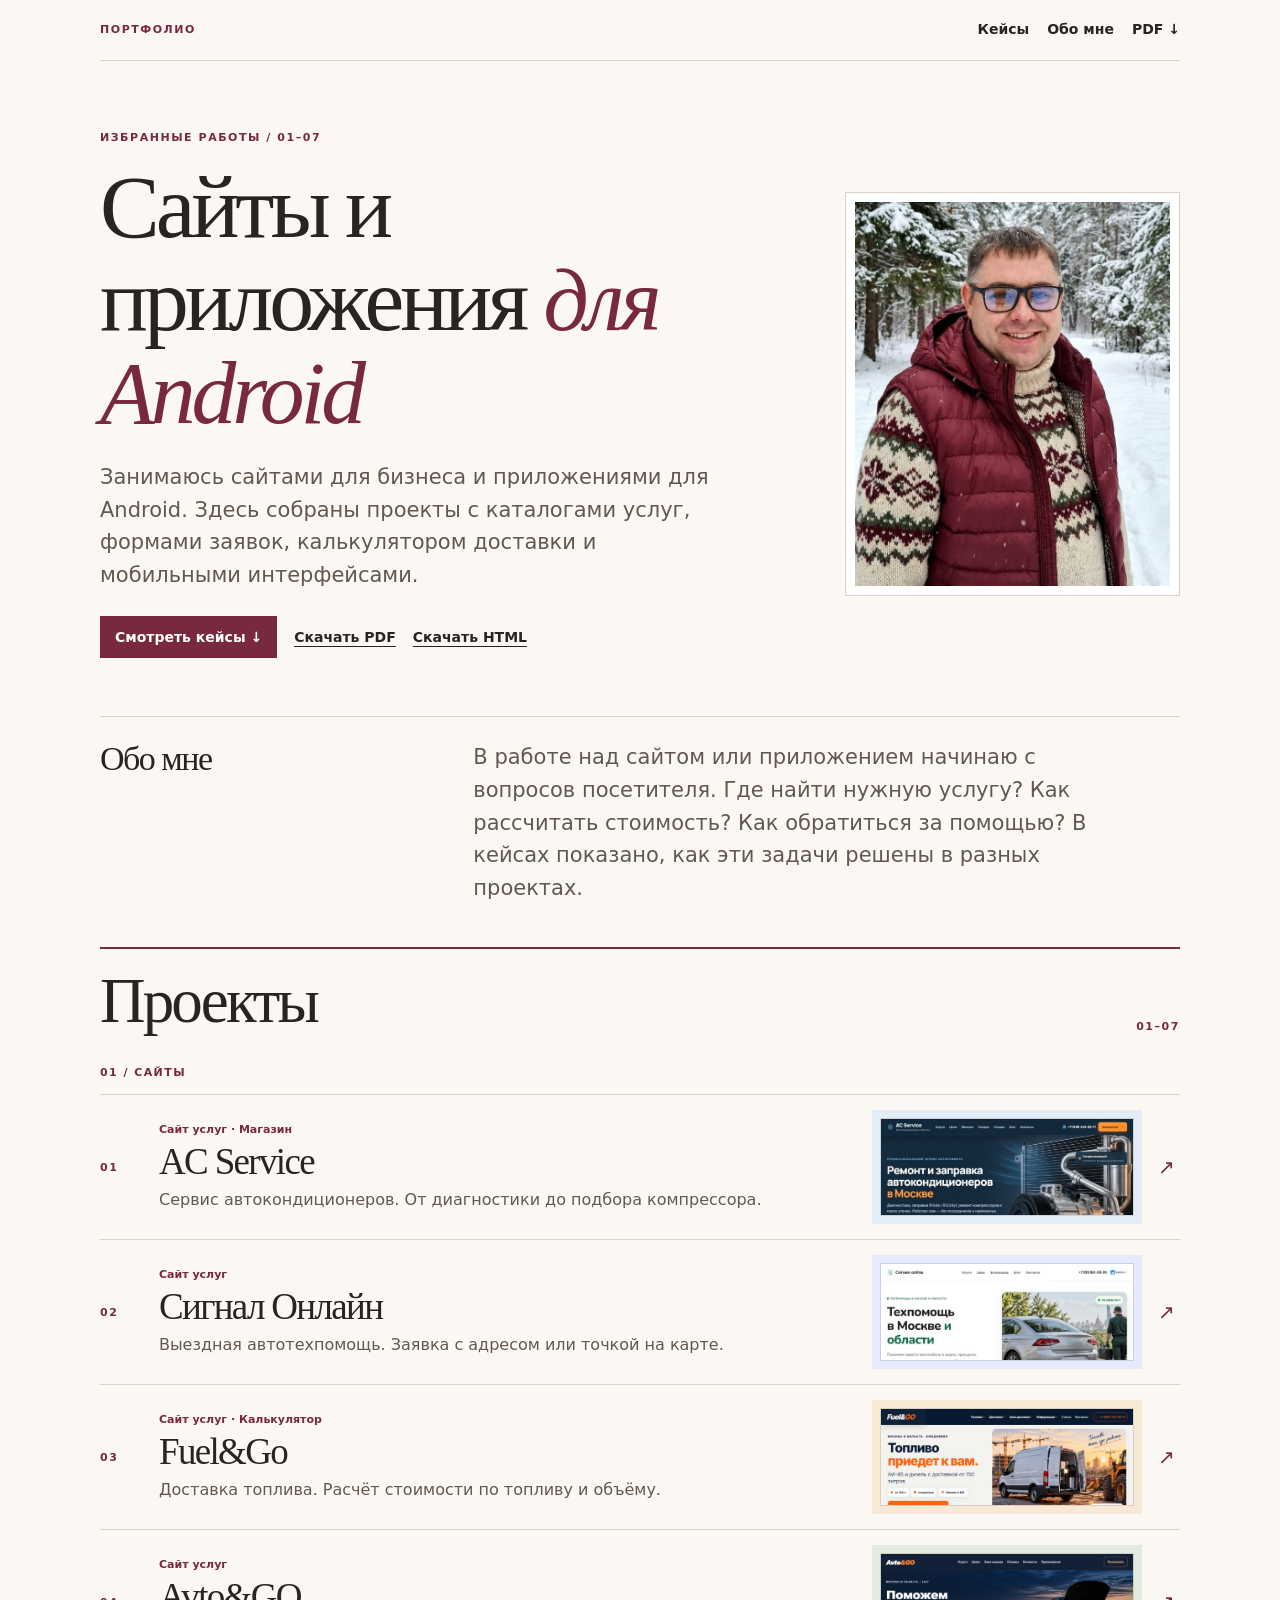
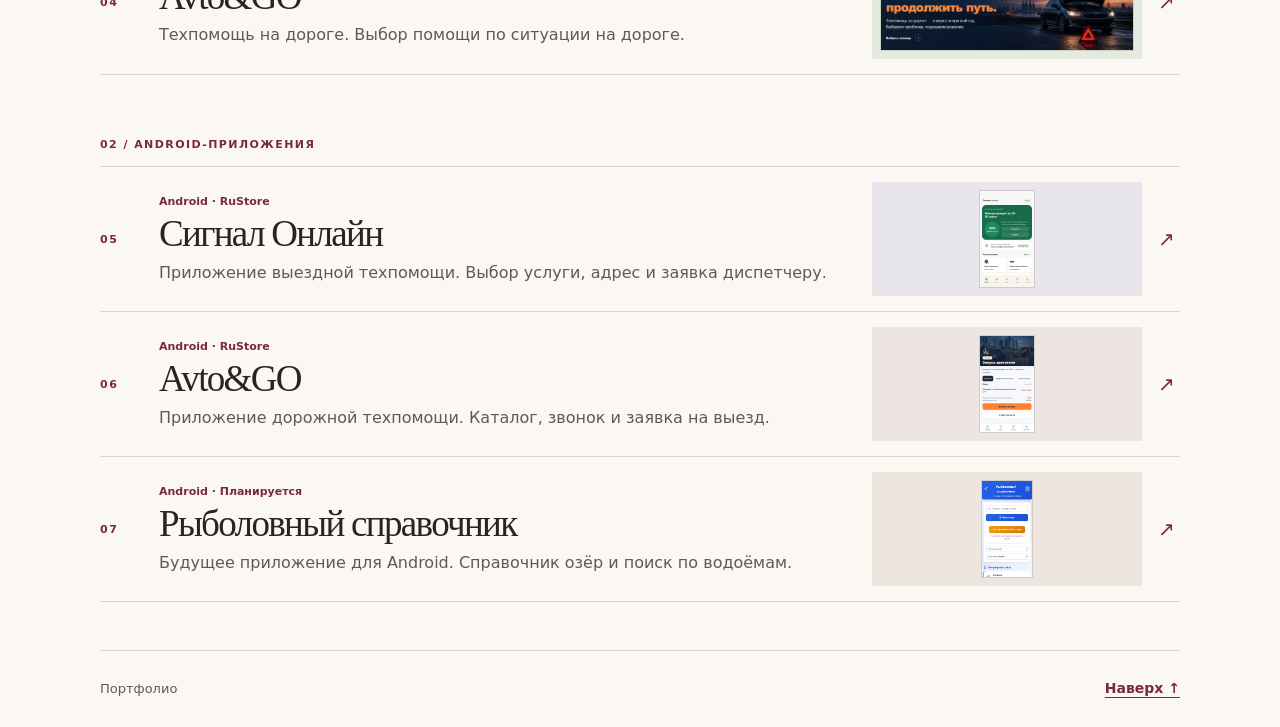
<file: index.html>
<!doctype html>
<html lang="ru">
<head><meta charset="utf-8"><meta name="viewport" content="width=device-width, initial-scale=1">
<title>Портфолио</title><meta name="description" content="Сайты для бизнеса, приложения техпомощи в RuStore и будущий рыболовный справочник для Android."><link rel="stylesheet" href="style.css"></head>
<body><a href="#main" class="skip">К содержанию</a>
<header class="top wrap"><a href="#main" class="brand">Портфолио</a>
<nav aria-label="Основная навигация"><a href="#projects">Кейсы</a><a href="#about">Обо мне</a><a href="portfolio.pdf" download>PDF ↓</a></nav></header>
<main id="main" class="wrap"><section class="hero" aria-labelledby="title">
<div><p class="label">Избранные работы / 01–07</p>
<h1 id="title">Сайты и приложения <em>для Android</em></h1>
<p class="lead">Занимаюсь сайтами для бизнеса и приложениями для Android. Здесь собраны проекты с каталогами услуг, формами заявок, калькулятором доставки и мобильными интерфейсами.</p><div class="actions"><a class="btn primary" href="#projects">Смотреть кейсы ↓</a>
<a class="plain" href="portfolio.pdf" download>Скачать PDF</a><a class="plain" href="portfolio.html" download>Скачать HTML</a></div></div><figure class="portrait"><img src="portrait.jpg" alt="Портрет автора портфолио"></figure></section>
<section id="about" class="about" aria-labelledby="about-title"><h2 id="about-title">Обо мне</h2>
<p class="lead">В работе над сайтом или приложением начинаю с вопросов посетителя. Где найти нужную услугу? Как рассчитать стоимость? Как обратиться за помощью? В кейсах показано, как эти задачи решены в разных проектах.</p></section>
<section id="projects" aria-labelledby="project-title">
<div class="section-top"><h2 id="project-title">Проекты</h2><span class="number">01–07</span></div>
<div class="group"><p class="group-title">01 / Сайты</p><a class="card" href="ac.html"><span class="number">01</span>
<div class="card-body"><div class="meta">Сайт услуг · Магазин</div>
<h3>AC Service</h3><p>Сервис автокондиционеров. От диагностики до подбора компрессора.</p></div>
<div class="visual" style="--tint:#e2edf7"><img src="ac.jpg" loading="lazy" alt="Скриншот сайта AC Service"></div><span class="arrow" aria-hidden="true">↗</span></a><a class="card" href="signal.html"><span class="number">02</span>
<div class="card-body"><div class="meta">Сайт услуг</div>
<h3>Сигнал Онлайн</h3><p>Выездная автотехпомощь. Заявка с адресом или точкой на карте.</p></div>
<div class="visual" style="--tint:#e6eaff"><img src="signal.jpg" loading="lazy" alt="Скриншот сайта Сигнал Онлайн"></div><span class="arrow" aria-hidden="true">↗</span></a><a class="card" href="fuel.html"><span class="number">03</span>
<div class="card-body"><div class="meta">Сайт услуг · Калькулятор</div>
<h3>Fuel&amp;Go</h3><p>Доставка топлива. Расчёт стоимости по топливу и объёму.</p></div>
<div class="visual" style="--tint:#f8e9d7"><img src="fuel.jpg" loading="lazy" alt="Скриншот сайта Fuel&amp;Go"></div><span class="arrow" aria-hidden="true">↗</span></a><a class="card" href="avto.html"><span class="number">04</span>
<div class="card-body"><div class="meta">Сайт услуг</div>
<h3>Avto&amp;GO</h3><p>Техпомощь на дороге. Выбор помощи по ситуации на дороге.</p></div>
<div class="visual" style="--tint:#e4eadd"><img src="avto.jpg" loading="lazy" alt="Скриншот сайта Avto&amp;GO"></div><span class="arrow" aria-hidden="true">↗</span></a></div>
<div class="group"><p class="group-title">02 / Android-приложения</p><a class="card" href="signal-app.html"><span class="number">05</span>
<div class="card-body"><div class="meta">Android · RuStore</div>
<h3>Сигнал Онлайн</h3><p>Приложение выездной техпомощи. Выбор услуги, адрес и заявка диспетчеру.</p></div>
<div class="visual mobile" style="--tint:#e8e6ec"><img src="signal-app-1.jpg" loading="lazy" alt="Экран приложения Сигнал Онлайн"></div><span class="arrow" aria-hidden="true">↗</span></a><a class="card" href="avto-app.html"><span class="number">06</span>
<div class="card-body"><div class="meta">Android · RuStore</div>
<h3>Avto&amp;GO</h3><p>Приложение дорожной техпомощи. Каталог, звонок и заявка на выезд.</p></div>
<div class="visual mobile" style="--tint:#ece5e1"><img src="avto-app-1.jpg" loading="lazy" alt="Экран приложения Avto&amp;GO"></div><span class="arrow" aria-hidden="true">↗</span></a><a class="card" href="fishing.html"><span class="number">07</span>
<div class="card-body"><div class="meta">Android · Планируется</div>
<h3>Рыболовный справочник</h3><p>Будущее приложение для Android. Справочник озёр и поиск по водоёмам.</p></div>
<div class="visual mobile" style="--tint:#eee5df"><img src="fishing.jpg" loading="lazy" alt="Мобильный веб-прототип Рыболовный справочник"></div><span class="arrow" aria-hidden="true">↗</span></a></div></section></main>
<footer class="wrap"><span>Портфолио</span><a class="inline" href="#main">Наверх ↑</a></footer></body></html>
</file>
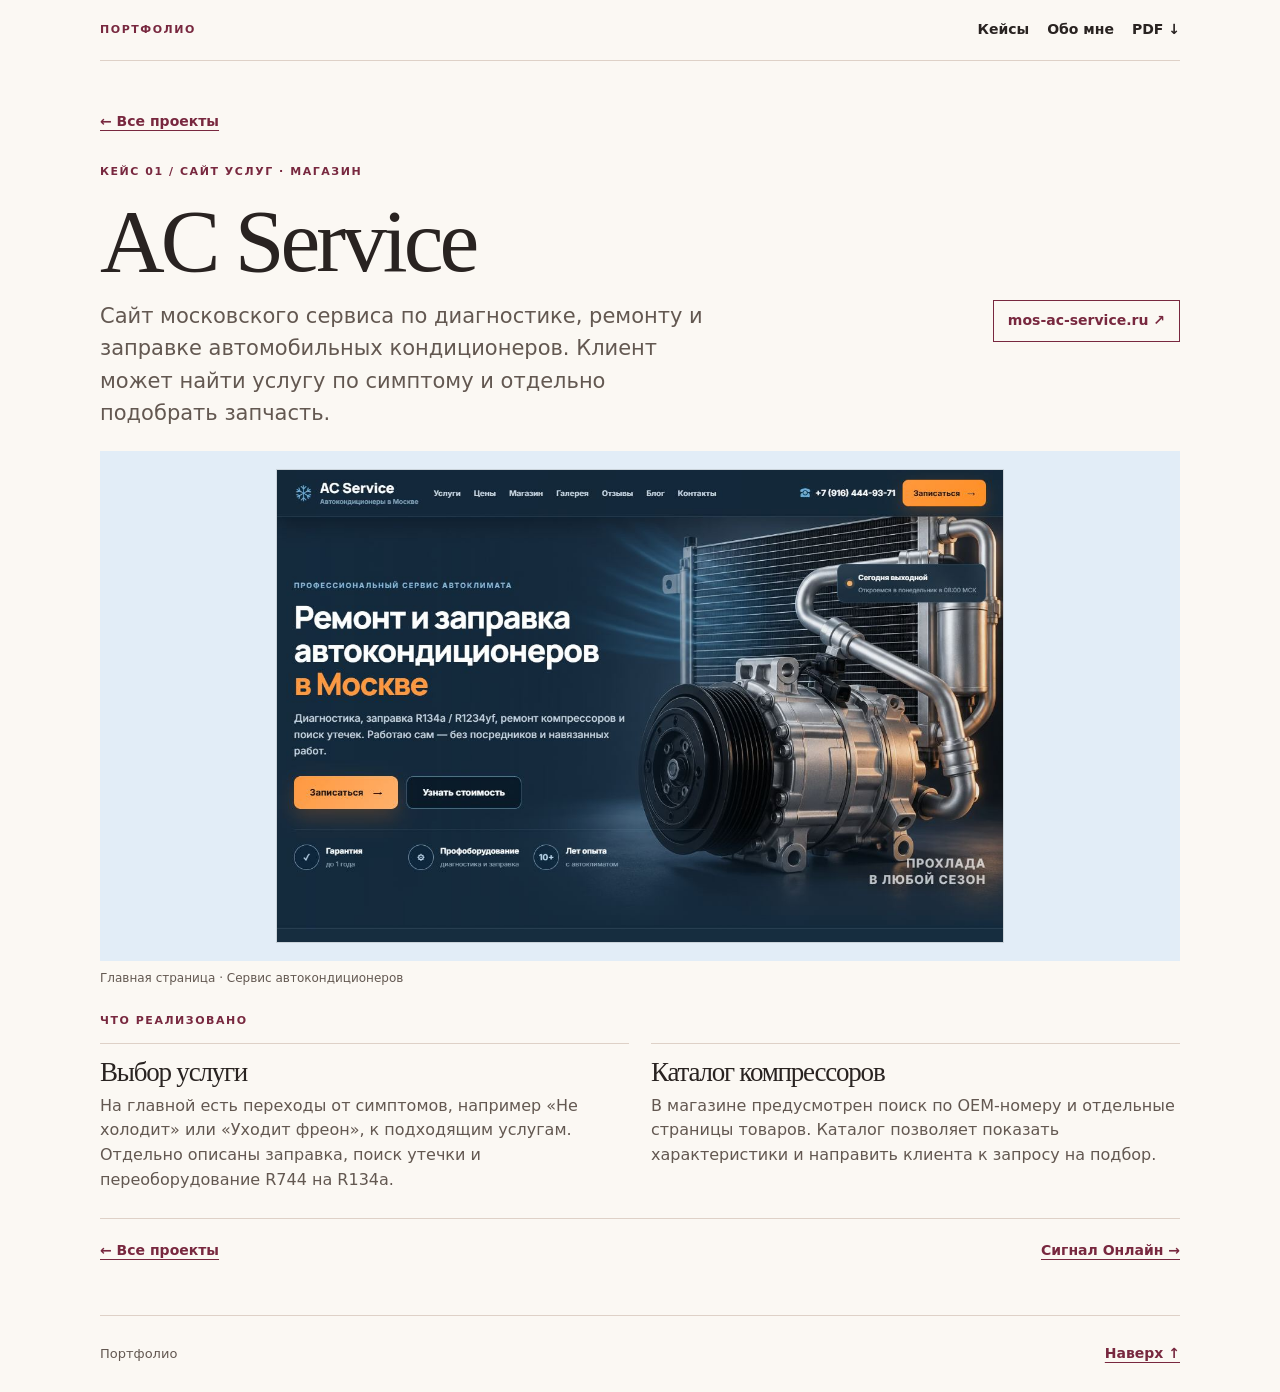
<file: ac.html>
<!doctype html>
<html lang="ru">
<head><meta charset="utf-8"><meta name="viewport" content="width=device-width, initial-scale=1">
<title>AC Service | Портфолио</title><meta name="description" content="Сайт московского сервиса по диагностике, ремонту и заправке автомобильных кондиционеров. Клиент может найти услугу по симптому и отдельно подобрать запчасть."><link rel="stylesheet" href="style.css"></head>
<body><a href="#main" class="skip">К содержанию</a>
<header class="top wrap"><a href="index.html#main" class="brand">Портфолио</a>
<nav aria-label="Основная навигация"><a href="index.html#projects">Кейсы</a><a href="index.html#about">Обо мне</a><a href="portfolio.pdf" download>PDF ↓</a></nav></header>
<main id="main" class="wrap"><article class="case" id="ac" aria-labelledby="title-ac">
<a class="back inline" href="index.html#projects">← Все проекты</a>
<p class="label">Кейс 01 / Сайт услуг · Магазин</p>
<h1 id="title-ac">AC Service</h1>
<div class="case-intro"><p class="lead">Сайт московского сервиса по диагностике, ремонту и заправке автомобильных кондиционеров. Клиент может найти услугу по симптому и отдельно подобрать запчасть.</p><a class="btn" href="https://mos-ac-service.ru/">mos-ac-service.ru ↗</a></div>
<figure><div class="visual" style="--tint:#e2edf7"><img src="ac.jpg" alt="Скриншот сайта AC Service"></div><figcaption>Главная страница · Сервис автокондиционеров</figcaption></figure>
<p class="label">Что реализовано</p><div class="details"><div class="detail"><h3>Выбор услуги</h3><p>На главной есть переходы от симптомов, например «Не холодит» или «Уходит фреон», к подходящим услугам. Отдельно описаны заправка, поиск утечки и переоборудование R744 на R134a.</p></div><div class="detail"><h3>Каталог компрессоров</h3><p>В магазине предусмотрен поиск по OEM-номеру и отдельные страницы товаров. Каталог позволяет показать характеристики и направить клиента к запросу на подбор.</p></div></div>
<nav class="case-nav" aria-label="Навигация по кейсам"><a class="inline" href="index.html#projects">← Все проекты</a>
<a class="inline" href="signal.html">Сигнал Онлайн →</a></nav></article></main>
<footer class="wrap"><span>Портфолио</span><a class="inline" href="#main">Наверх ↑</a></footer></body></html>
</file>
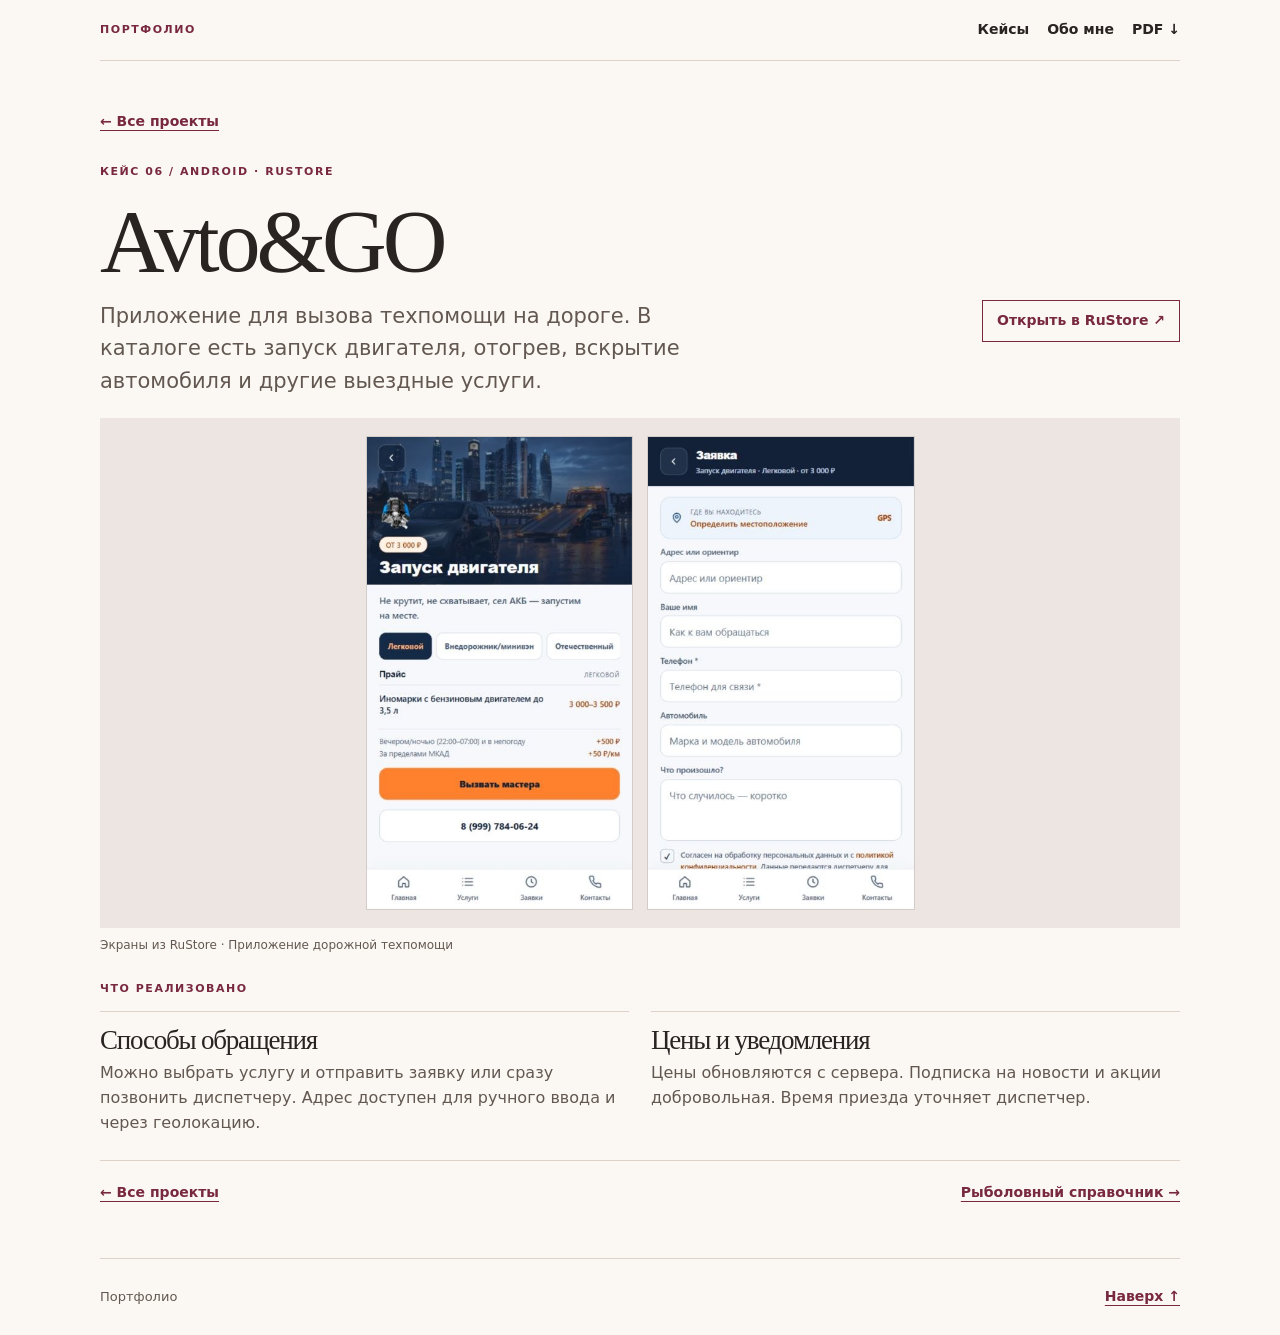
<file: avto-app.html>
<!doctype html>
<html lang="ru">
<head><meta charset="utf-8"><meta name="viewport" content="width=device-width, initial-scale=1">
<title>Avto&amp;GO | Портфолио</title><meta name="description" content="Приложение для вызова техпомощи на дороге. В каталоге есть запуск двигателя, отогрев, вскрытие автомобиля и другие выездные услуги."><link rel="stylesheet" href="style.css"></head>
<body><a href="#main" class="skip">К содержанию</a>
<header class="top wrap"><a href="index.html#main" class="brand">Портфолио</a>
<nav aria-label="Основная навигация"><a href="index.html#projects">Кейсы</a><a href="index.html#about">Обо мне</a><a href="portfolio.pdf" download>PDF ↓</a></nav></header>
<main id="main" class="wrap"><article class="case" id="avto-app" aria-labelledby="title-avto-app">
<a class="back inline" href="index.html#projects">← Все проекты</a>
<p class="label">Кейс 06 / Android · RuStore</p>
<h1 id="title-avto-app">Avto&amp;GO</h1>
<div class="case-intro"><p class="lead">Приложение для вызова техпомощи на дороге. В каталоге есть запуск двигателя, отогрев, вскрытие автомобиля и другие выездные услуги.</p><a class="btn" href="https://www.rustore.ru/catalog/app/ru.avtogo24.app">Открыть в RuStore ↗</a></div>
<figure><div class="visual mobile" style="--tint:#ece5e1"><img src="avto-app-1.jpg" alt="Экран приложения Avto&amp;GO"><img src="avto-app-2.jpg" alt="Экран приложения Avto&amp;GO"></div><figcaption>Экраны из RuStore · Приложение дорожной техпомощи</figcaption></figure>
<p class="label">Что реализовано</p><div class="details"><div class="detail"><h3>Способы обращения</h3><p>Можно выбрать услугу и отправить заявку или сразу позвонить диспетчеру. Адрес доступен для ручного ввода и через геолокацию.</p></div><div class="detail"><h3>Цены и уведомления</h3><p>Цены обновляются с сервера. Подписка на новости и акции добровольная. Время приезда уточняет диспетчер.</p></div></div>
<nav class="case-nav" aria-label="Навигация по кейсам"><a class="inline" href="index.html#projects">← Все проекты</a>
<a class="inline" href="fishing.html">Рыболовный справочник →</a></nav></article></main>
<footer class="wrap"><span>Портфолио</span><a class="inline" href="#main">Наверх ↑</a></footer></body></html>
</file>
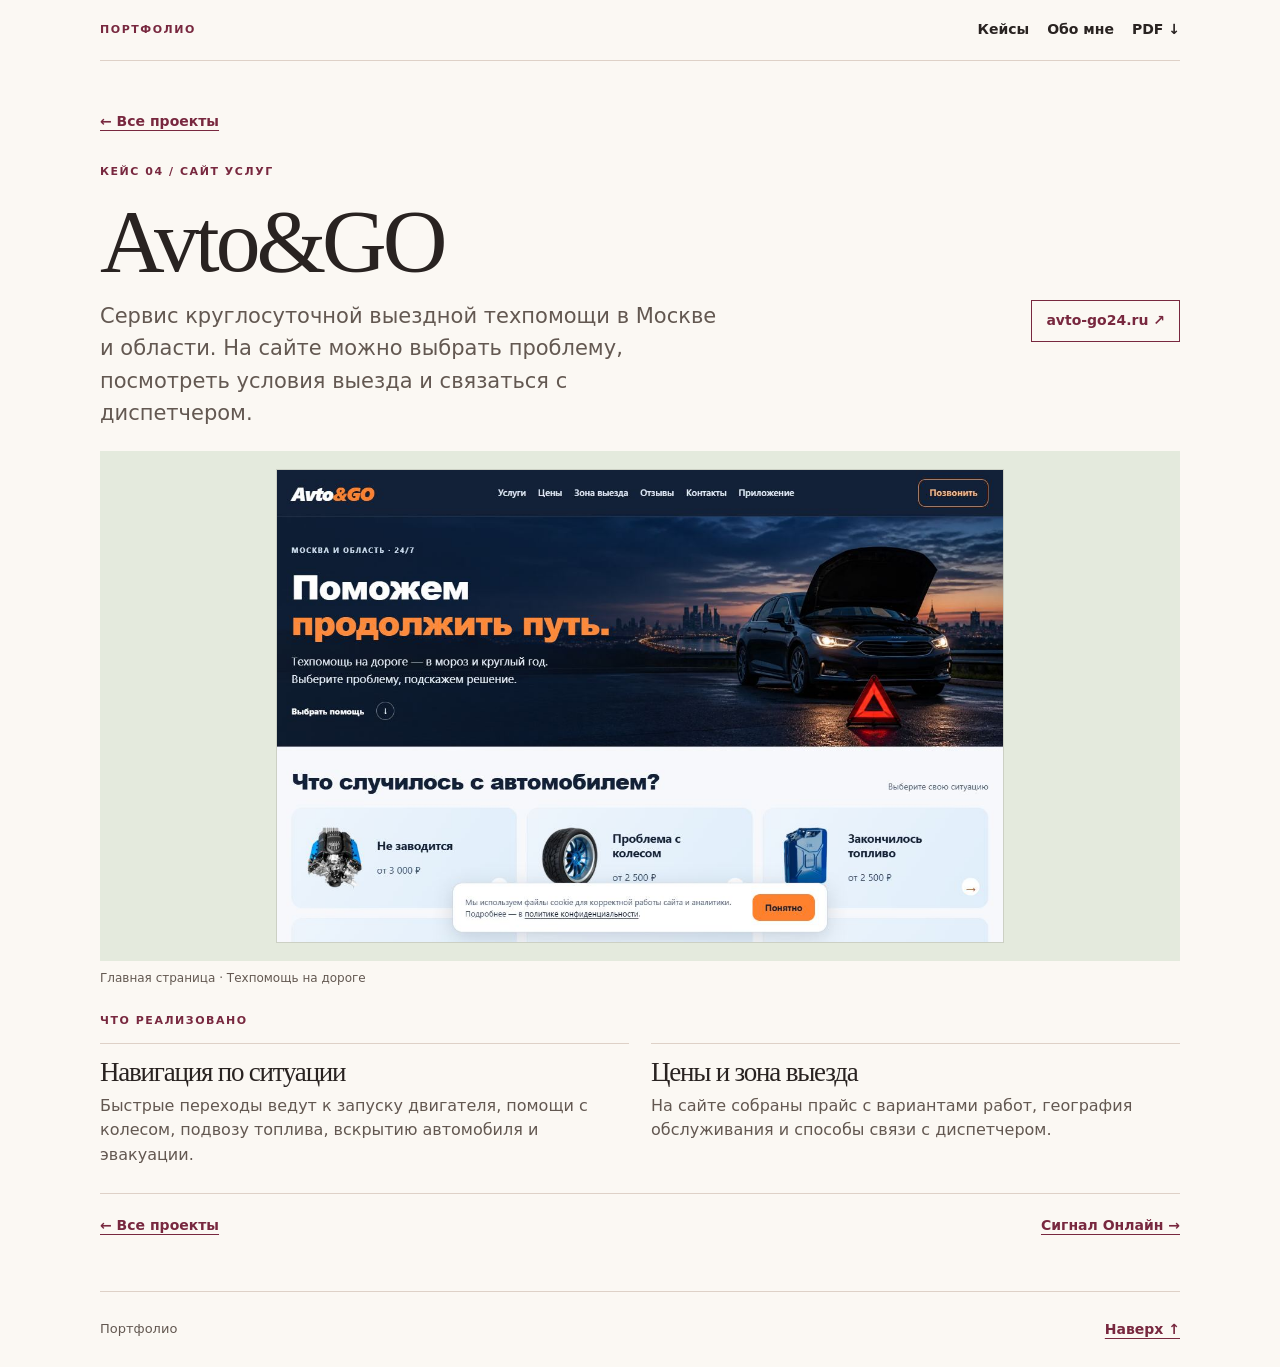
<file: avto.html>
<!doctype html>
<html lang="ru">
<head><meta charset="utf-8"><meta name="viewport" content="width=device-width, initial-scale=1">
<title>Avto&amp;GO | Портфолио</title><meta name="description" content="Сервис круглосуточной выездной техпомощи в Москве и области. На сайте можно выбрать проблему, посмотреть условия выезда и связаться с диспетчером."><link rel="stylesheet" href="style.css"></head>
<body><a href="#main" class="skip">К содержанию</a>
<header class="top wrap"><a href="index.html#main" class="brand">Портфолио</a>
<nav aria-label="Основная навигация"><a href="index.html#projects">Кейсы</a><a href="index.html#about">Обо мне</a><a href="portfolio.pdf" download>PDF ↓</a></nav></header>
<main id="main" class="wrap"><article class="case" id="avto" aria-labelledby="title-avto">
<a class="back inline" href="index.html#projects">← Все проекты</a>
<p class="label">Кейс 04 / Сайт услуг</p>
<h1 id="title-avto">Avto&amp;GO</h1>
<div class="case-intro"><p class="lead">Сервис круглосуточной выездной техпомощи в Москве и области. На сайте можно выбрать проблему, посмотреть условия выезда и связаться с диспетчером.</p><a class="btn" href="https://avto-go24.ru/">avto-go24.ru ↗</a></div>
<figure><div class="visual" style="--tint:#e4eadd"><img src="avto.jpg" alt="Скриншот сайта Avto&amp;GO"></div><figcaption>Главная страница · Техпомощь на дороге</figcaption></figure>
<p class="label">Что реализовано</p><div class="details"><div class="detail"><h3>Навигация по ситуации</h3><p>Быстрые переходы ведут к запуску двигателя, помощи с колесом, подвозу топлива, вскрытию автомобиля и эвакуации.</p></div><div class="detail"><h3>Цены и зона выезда</h3><p>На сайте собраны прайс с вариантами работ, география обслуживания и способы связи с диспетчером.</p></div></div>
<nav class="case-nav" aria-label="Навигация по кейсам"><a class="inline" href="index.html#projects">← Все проекты</a>
<a class="inline" href="signal-app.html">Сигнал Онлайн →</a></nav></article></main>
<footer class="wrap"><span>Портфолио</span><a class="inline" href="#main">Наверх ↑</a></footer></body></html>
</file>
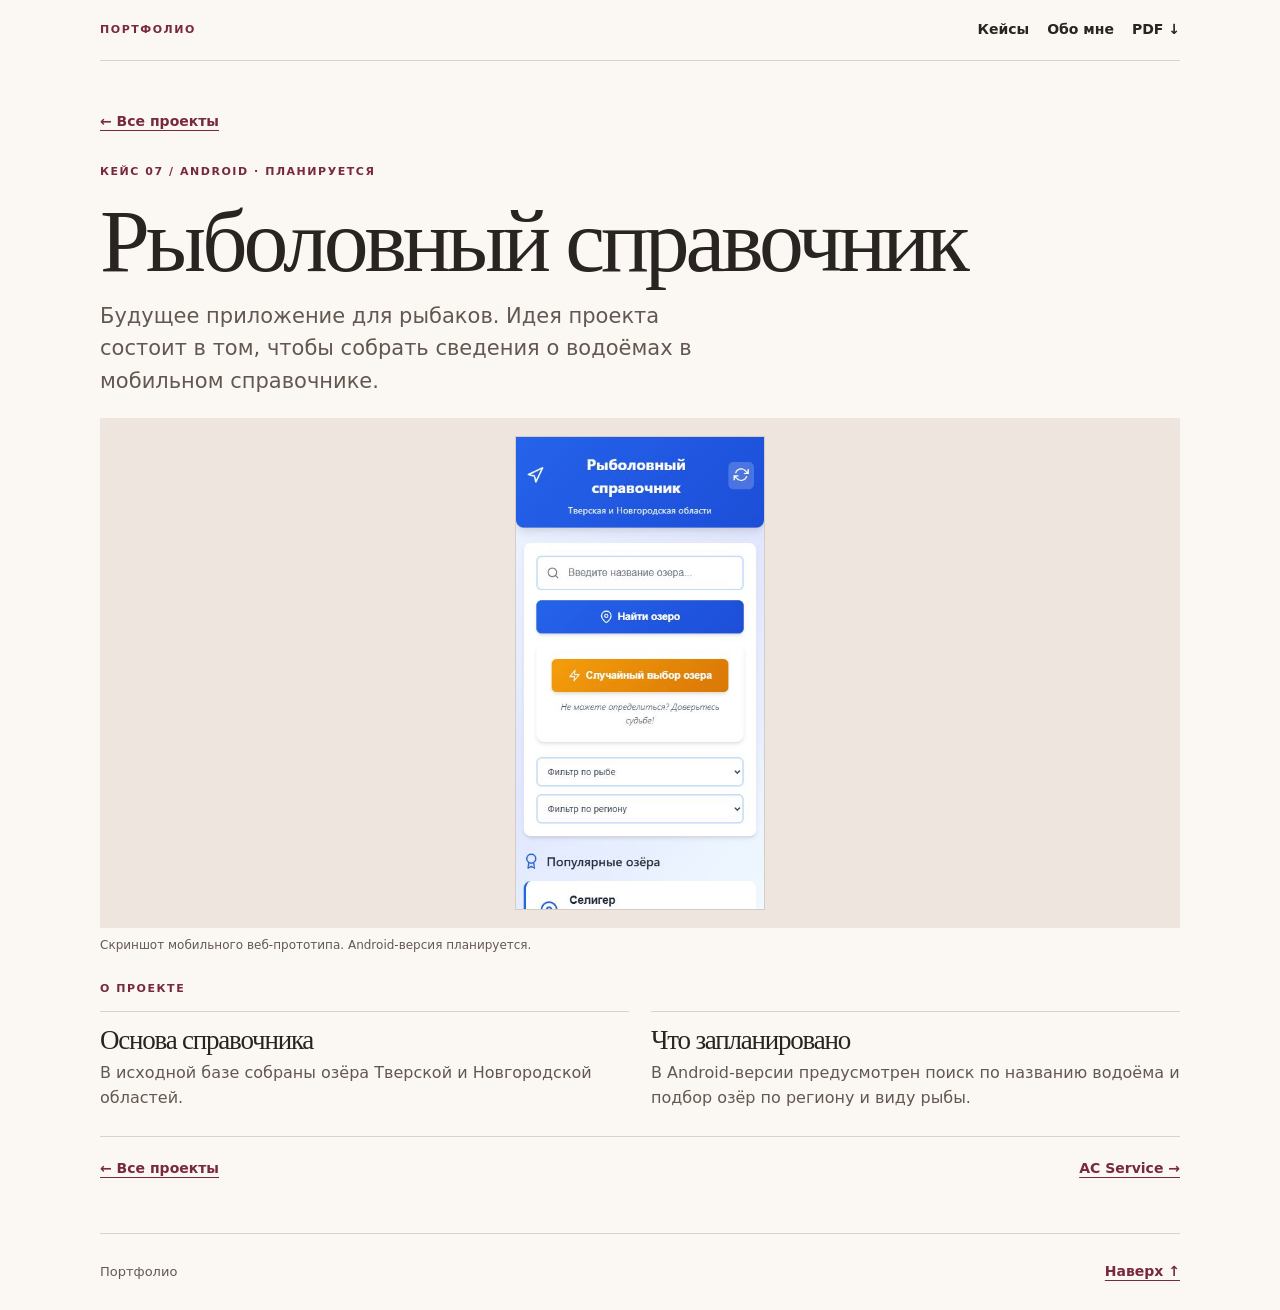
<file: fishing.html>
<!doctype html>
<html lang="ru">
<head><meta charset="utf-8"><meta name="viewport" content="width=device-width, initial-scale=1">
<title>Рыболовный справочник | Портфолио</title><meta name="description" content="Будущее приложение для рыбаков. Идея проекта состоит в том, чтобы собрать сведения о водоёмах в мобильном справочнике."><link rel="stylesheet" href="style.css"></head>
<body><a href="#main" class="skip">К содержанию</a>
<header class="top wrap"><a href="index.html#main" class="brand">Портфолио</a>
<nav aria-label="Основная навигация"><a href="index.html#projects">Кейсы</a><a href="index.html#about">Обо мне</a><a href="portfolio.pdf" download>PDF ↓</a></nav></header>
<main id="main" class="wrap"><article class="case" id="fishing" aria-labelledby="title-fishing">
<a class="back inline" href="index.html#projects">← Все проекты</a>
<p class="label">Кейс 07 / Android · Планируется</p>
<h1 id="title-fishing">Рыболовный справочник</h1>
<div class="case-intro"><p class="lead">Будущее приложение для рыбаков. Идея проекта состоит в том, чтобы собрать сведения о водоёмах в мобильном справочнике.</p></div>
<figure><div class="visual mobile" style="--tint:#eee5df"><img src="fishing.jpg" alt="Мобильный веб-прототип Рыболовный справочник"></div><figcaption>Скриншот мобильного веб-прототипа. Android-версия планируется.</figcaption></figure>
<p class="label">О проекте</p><div class="details"><div class="detail"><h3>Основа справочника</h3><p>В исходной базе собраны озёра Тверской и Новгородской областей.</p></div><div class="detail"><h3>Что запланировано</h3><p>В Android-версии предусмотрен поиск по названию водоёма и подбор озёр по региону и виду рыбы.</p></div></div>
<nav class="case-nav" aria-label="Навигация по кейсам"><a class="inline" href="index.html#projects">← Все проекты</a>
<a class="inline" href="ac.html">AC Service →</a></nav></article></main>
<footer class="wrap"><span>Портфолио</span><a class="inline" href="#main">Наверх ↑</a></footer></body></html>
</file>
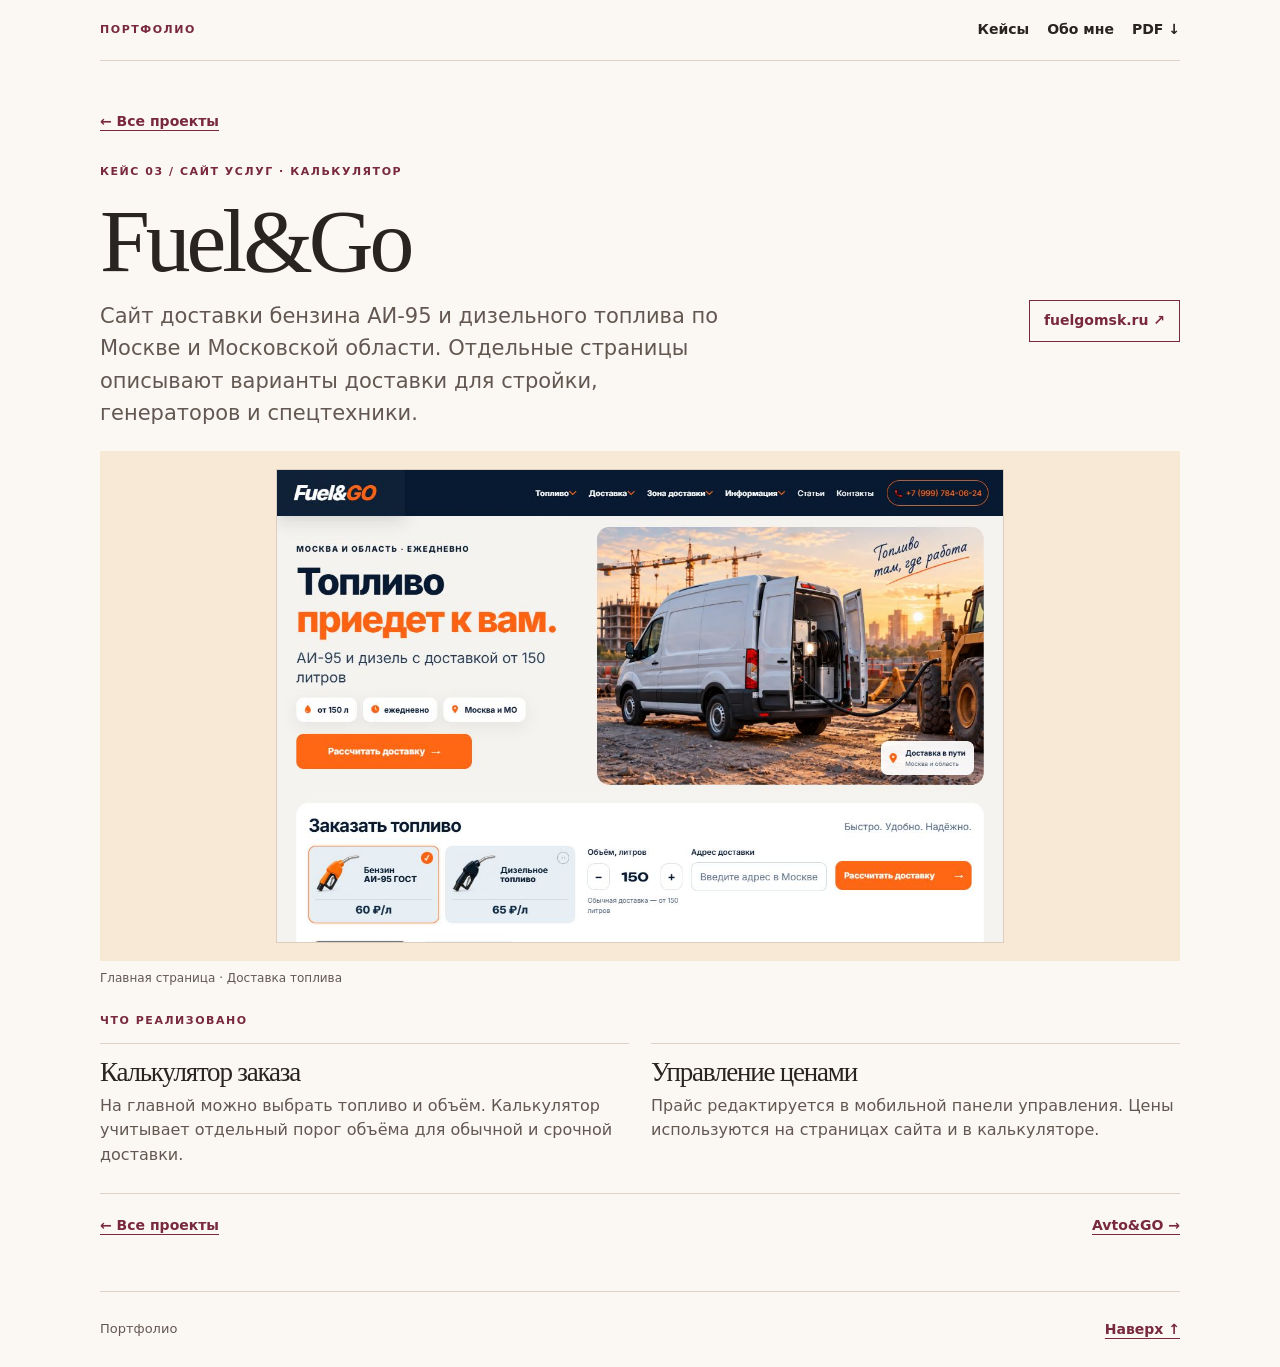
<file: fuel.html>
<!doctype html>
<html lang="ru">
<head><meta charset="utf-8"><meta name="viewport" content="width=device-width, initial-scale=1">
<title>Fuel&amp;Go | Портфолио</title><meta name="description" content="Сайт доставки бензина АИ-95 и дизельного топлива по Москве и Московской области. Отдельные страницы описывают варианты доставки для стройки, генераторов и спецтехники."><link rel="stylesheet" href="style.css"></head>
<body><a href="#main" class="skip">К содержанию</a>
<header class="top wrap"><a href="index.html#main" class="brand">Портфолио</a>
<nav aria-label="Основная навигация"><a href="index.html#projects">Кейсы</a><a href="index.html#about">Обо мне</a><a href="portfolio.pdf" download>PDF ↓</a></nav></header>
<main id="main" class="wrap"><article class="case" id="fuel" aria-labelledby="title-fuel">
<a class="back inline" href="index.html#projects">← Все проекты</a>
<p class="label">Кейс 03 / Сайт услуг · Калькулятор</p>
<h1 id="title-fuel">Fuel&amp;Go</h1>
<div class="case-intro"><p class="lead">Сайт доставки бензина АИ-95 и дизельного топлива по Москве и Московской области. Отдельные страницы описывают варианты доставки для стройки, генераторов и спецтехники.</p><a class="btn" href="https://fuelgomsk.ru/">fuelgomsk.ru ↗</a></div>
<figure><div class="visual" style="--tint:#f8e9d7"><img src="fuel.jpg" alt="Скриншот сайта Fuel&amp;Go"></div><figcaption>Главная страница · Доставка топлива</figcaption></figure>
<p class="label">Что реализовано</p><div class="details"><div class="detail"><h3>Калькулятор заказа</h3><p>На главной можно выбрать топливо и объём. Калькулятор учитывает отдельный порог объёма для обычной и срочной доставки.</p></div><div class="detail"><h3>Управление ценами</h3><p>Прайс редактируется в мобильной панели управления. Цены используются на страницах сайта и в калькуляторе.</p></div></div>
<nav class="case-nav" aria-label="Навигация по кейсам"><a class="inline" href="index.html#projects">← Все проекты</a>
<a class="inline" href="avto.html">Avto&amp;GO →</a></nav></article></main>
<footer class="wrap"><span>Портфолио</span><a class="inline" href="#main">Наверх ↑</a></footer></body></html>
</file>
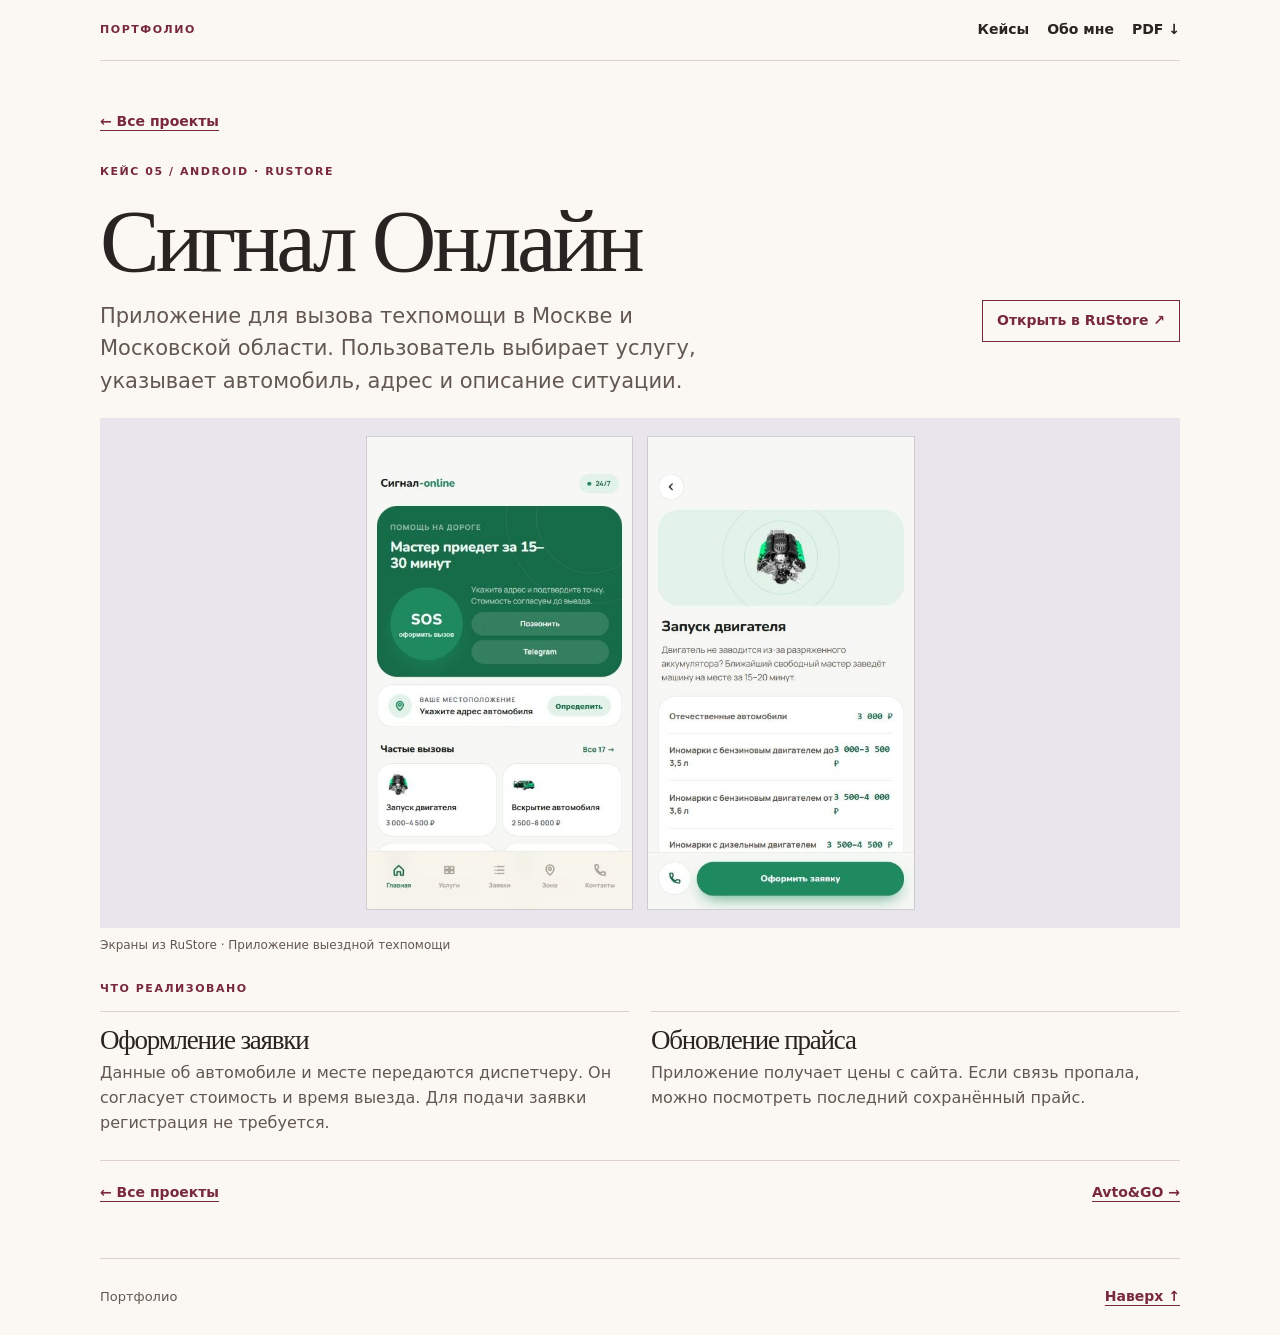
<file: signal-app.html>
<!doctype html>
<html lang="ru">
<head><meta charset="utf-8"><meta name="viewport" content="width=device-width, initial-scale=1">
<title>Сигнал Онлайн | Портфолио</title><meta name="description" content="Приложение для вызова техпомощи в Москве и Московской области. Пользователь выбирает услугу, указывает автомобиль, адрес и описание ситуации."><link rel="stylesheet" href="style.css"></head>
<body><a href="#main" class="skip">К содержанию</a>
<header class="top wrap"><a href="index.html#main" class="brand">Портфолио</a>
<nav aria-label="Основная навигация"><a href="index.html#projects">Кейсы</a><a href="index.html#about">Обо мне</a><a href="portfolio.pdf" download>PDF ↓</a></nav></header>
<main id="main" class="wrap"><article class="case" id="signal-app" aria-labelledby="title-signal-app">
<a class="back inline" href="index.html#projects">← Все проекты</a>
<p class="label">Кейс 05 / Android · RuStore</p>
<h1 id="title-signal-app">Сигнал Онлайн</h1>
<div class="case-intro"><p class="lead">Приложение для вызова техпомощи в Москве и Московской области. Пользователь выбирает услугу, указывает автомобиль, адрес и описание ситуации.</p><a class="btn" href="https://www.rustore.ru/catalog/app/ru.signalonline.app">Открыть в RuStore ↗</a></div>
<figure><div class="visual mobile" style="--tint:#e8e6ec"><img src="signal-app-1.jpg" alt="Экран приложения Сигнал Онлайн"><img src="signal-app-2.jpg" alt="Экран приложения Сигнал Онлайн"></div><figcaption>Экраны из RuStore · Приложение выездной техпомощи</figcaption></figure>
<p class="label">Что реализовано</p><div class="details"><div class="detail"><h3>Оформление заявки</h3><p>Данные об автомобиле и месте передаются диспетчеру. Он согласует стоимость и время выезда. Для подачи заявки регистрация не требуется.</p></div><div class="detail"><h3>Обновление прайса</h3><p>Приложение получает цены с сайта. Если связь пропала, можно посмотреть последний сохранённый прайс.</p></div></div>
<nav class="case-nav" aria-label="Навигация по кейсам"><a class="inline" href="index.html#projects">← Все проекты</a>
<a class="inline" href="avto-app.html">Avto&amp;GO →</a></nav></article></main>
<footer class="wrap"><span>Портфолио</span><a class="inline" href="#main">Наверх ↑</a></footer></body></html>
</file>
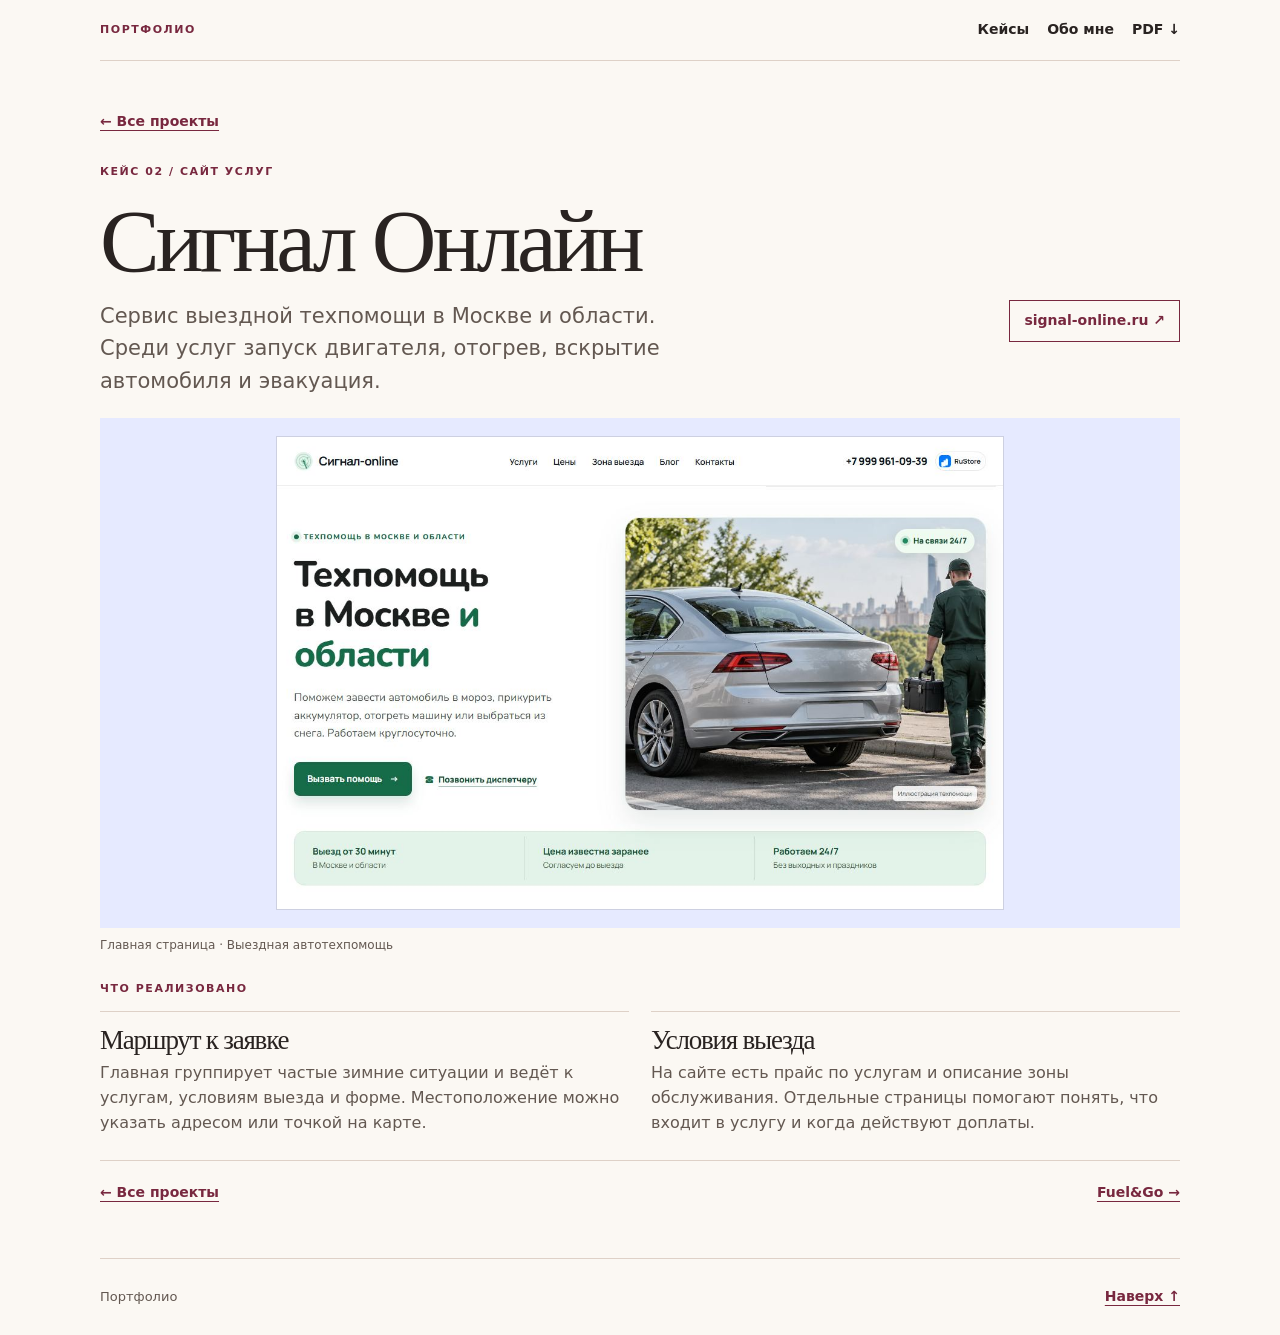
<file: signal.html>
<!doctype html>
<html lang="ru">
<head><meta charset="utf-8"><meta name="viewport" content="width=device-width, initial-scale=1">
<title>Сигнал Онлайн | Портфолио</title><meta name="description" content="Сервис выездной техпомощи в Москве и области. Среди услуг запуск двигателя, отогрев, вскрытие автомобиля и эвакуация."><link rel="stylesheet" href="style.css"></head>
<body><a href="#main" class="skip">К содержанию</a>
<header class="top wrap"><a href="index.html#main" class="brand">Портфолио</a>
<nav aria-label="Основная навигация"><a href="index.html#projects">Кейсы</a><a href="index.html#about">Обо мне</a><a href="portfolio.pdf" download>PDF ↓</a></nav></header>
<main id="main" class="wrap"><article class="case" id="signal" aria-labelledby="title-signal">
<a class="back inline" href="index.html#projects">← Все проекты</a>
<p class="label">Кейс 02 / Сайт услуг</p>
<h1 id="title-signal">Сигнал Онлайн</h1>
<div class="case-intro"><p class="lead">Сервис выездной техпомощи в Москве и области. Среди услуг запуск двигателя, отогрев, вскрытие автомобиля и эвакуация.</p><a class="btn" href="https://signal-online.ru/">signal-online.ru ↗</a></div>
<figure><div class="visual" style="--tint:#e6eaff"><img src="signal.jpg" alt="Скриншот сайта Сигнал Онлайн"></div><figcaption>Главная страница · Выездная автотехпомощь</figcaption></figure>
<p class="label">Что реализовано</p><div class="details"><div class="detail"><h3>Маршрут к заявке</h3><p>Главная группирует частые зимние ситуации и ведёт к услугам, условиям выезда и форме. Местоположение можно указать адресом или точкой на карте.</p></div><div class="detail"><h3>Условия выезда</h3><p>На сайте есть прайс по услугам и описание зоны обслуживания. Отдельные страницы помогают понять, что входит в услугу и когда действуют доплаты.</p></div></div>
<nav class="case-nav" aria-label="Навигация по кейсам"><a class="inline" href="index.html#projects">← Все проекты</a>
<a class="inline" href="fuel.html">Fuel&amp;Go →</a></nav></article></main>
<footer class="wrap"><span>Портфолио</span><a class="inline" href="#main">Наверх ↑</a></footer></body></html>
</file>
<file: style.css>
:root{--paper:#fbf8f3;--ink:#292321;--mute:#635851;--accent:#78283f;--line:#ded1c7;--serif:Georgia,"Times New Roman",serif}
*{box-sizing:border-box}html{scroll-padding-top:24px}body{margin:0;background:var(--paper);color:var(--ink);font:16px/1.55 system-ui,"Segoe UI",sans-serif}
a{color:inherit;text-decoration:none}a:focus-visible{outline:3px solid var(--accent);outline-offset:5px}img{display:block;max-width:100%;height:auto}
.wrap{width:min(1080px,calc(100% - 64px));margin:auto}
.top,footer{display:flex;justify-content:space-between;align-items:center;gap:16px;border-bottom:1px solid var(--line);padding:19px 0}
.brand,.label,.number{font-size:11px;font-weight:800;text-transform:uppercase;letter-spacing:.14em;color:var(--accent)}
.top nav,.actions,.case-nav{display:flex;gap:18px;align-items:center;flex-wrap:wrap}
.top nav a,.actions a,.case-nav a,.inline{font-size:14px;font-weight:700}.inline,.top nav a:hover{color:var(--accent)}
.hero{display:grid;grid-template-columns:minmax(0,1fr) minmax(200px,31%);align-items:center;gap:clamp(25px,8vw,100px);padding:68px 0 58px}
.label{margin:0 0 14px}h1,h2,h3,p{margin-top:0}
h1,h2,h3{font-family:var(--serif);font-weight:400;line-height:1.04;letter-spacing:-.045em}
h1{font-size:clamp(49px,7vw,94px);margin-bottom:22px}h1 em{color:var(--accent);font-weight:400}
h2{font-size:clamp(36px,5vw,63px);margin-bottom:15px}h3{font-size:clamp(25px,3.1vw,37px);margin-bottom:7px}
.lead{color:var(--mute);font-size:clamp(17px,2vw,21px);max-width:625px;margin-bottom:25px}
.actions{gap:12px 17px}.btn{display:inline-flex;align-items:center;min-height:42px;padding:9px 14px;border:1px solid var(--accent);color:var(--accent);font-size:14px;font-weight:750}.btn:hover,.primary{background:var(--accent);color:white}.primary:hover{background:#5d1b30}
.actions .plain,.inline{padding:8px 0;text-decoration:underline;text-underline-offset:4px}
.portrait{margin:0;padding:9px;border:1px solid var(--line);background:#fff}.portrait img{width:100%;aspect-ratio:.82;object-fit:cover;object-position:50% 66%}
.about{padding:24px 0 43px;border-top:1px solid var(--line);display:grid;grid-template-columns:1fr 2fr;gap:20px}.about h2{font-size:34px;margin:0}.about .lead{margin:0}
.section-top{border-top:2px solid var(--accent);padding:20px 0 16px;display:flex;align-items:end;justify-content:space-between;gap:10px}.section-top h2{margin:0}
.group{margin-bottom:48px}.group-title{font:800 11px/1.4 system-ui,sans-serif;letter-spacing:.13em;text-transform:uppercase;color:var(--accent);margin:0;padding:14px 0;border-bottom:1px solid var(--line)}
.card{display:grid;grid-template-columns:43px minmax(0,1fr) minmax(100px,25%) 22px;gap:16px;align-items:center;padding:15px 0;border-bottom:1px solid var(--line)}
.card:hover{background:#f2e9e2}.card p{margin:0;color:var(--mute)}.card .meta{color:var(--accent);font-size:11px;font-weight:750;margin:0 0 5px}.card .arrow{color:var(--accent);font-size:20px}
.visual{display:flex;justify-content:center;align-items:center;gap:14px;padding:18px;background:var(--tint);overflow:hidden;min-width:0}
.visual img{width:auto;max-width:100%;max-height:100%;object-fit:contain;border:1px solid #31262022}
.card .visual{height:114px;padding:8px}.card .visual:not(.mobile) img{width:100%;height:100%;object-fit:cover;object-position:top}
.visual.mobile img{max-width:calc(50% - 8px);height:100%}
.case{padding:42px 0 46px}.back{display:inline-block;margin-bottom:23px}.case h1,.case h2{margin-bottom:12px}
.case-intro{display:flex;justify-content:space-between;align-items:start;gap:20px;margin-bottom:21px}.case-intro .lead{margin:0}.case-intro .btn{white-space:nowrap}
.case figure{margin:0 0 25px}.case .visual{height:clamp(200px,49vw,510px)}
figcaption{font-size:12px;padding-top:8px;color:var(--mute)}
.details{display:grid;grid-template-columns:repeat(2,minmax(0,1fr));gap:22px}.detail{border-top:1px solid var(--line);padding-top:14px}.detail h3{font-size:27px}.detail p{color:var(--mute);margin-bottom:0}
.case-nav{justify-content:space-between;margin-top:25px;border-top:1px solid var(--line);padding-top:13px}
footer{border:0;border-top:1px solid var(--line);font-size:13px;color:var(--mute)}.offline .case{border-top:2px solid var(--accent)}
.skip{position:absolute;left:12px;top:-100px;background:white;padding:8px}.skip:focus{top:8px}
@media(max-width:690px){
 .wrap{width:calc(100% - 34px)}.top nav{gap:9px}.top nav a{font-size:12px}
 .hero{grid-template-columns:1fr;padding:40px 0 32px;gap:23px}.hero h1{margin-bottom:15px}.portrait{width:min(100%,340px)}.portrait img{aspect-ratio:1.05}
 .about,.details{grid-template-columns:1fr}.about{padding-bottom:28px;gap:7px}
 .card{grid-template-columns:23px minmax(0,1fr) minmax(68px,24%) 10px;gap:6px}.card .visual{height:73px;padding:3px}.card h3{font-size:23px}.card p{font-size:13px}.card .meta,.number{font-size:10px}.card .arrow{font-size:14px}.card .visual.mobile img{max-width:50%}
 .case-intro{flex-direction:column;gap:12px}.case{padding:30px 0}.case .visual{padding:9px}
}
@media print{
 @page{size:A4;margin:16mm}*{-webkit-print-color-adjust:exact;print-color-adjust:exact}
 body{background:#fff;font-size:10pt}.wrap{width:100%}.top,footer,.skip,.actions,.case-nav,.back{display:none}
 .hero{padding:3mm 0 5mm;grid-template-columns:1.65fr 1fr;gap:8mm}.hero h1{font-size:35pt;margin-bottom:3mm}.portrait{width:100%;padding:2mm}.portrait img{height:45mm;aspect-ratio:auto}.lead{font-size:11pt;margin-bottom:0}
 .about{padding:4mm 0 5mm;grid-template-columns:1fr 2fr}.about h2{font-size:20pt}
 .section-top{padding:3mm 0}.section-top h2{font-size:26pt}.group{margin-bottom:3mm}.group-title{padding:2mm 0;font-size:9pt}
 .card{grid-template-columns:9mm 1fr;gap:2mm;padding:1.4mm 0}.card h3{font-size:13pt;margin:0}.card p{font-size:9pt}.card .meta{font-size:8pt;margin:0}.card .visual,.card .arrow{display:none}
 .offline .case{break-before:page;border:0;padding:3mm 0}.case h2{font-size:37pt}.case-intro{display:block;margin-bottom:3mm}.case-intro .btn{display:inline-block;min-height:0;border:0;padding:0;margin-top:2mm;text-decoration:underline}
 .case figure{margin-bottom:4mm}.case .visual{height:105mm;padding:5mm}
 .details{grid-template-columns:1fr 1fr}.detail h3{font-size:18pt}.label{margin-bottom:2mm}
}
@media(max-width:690px){.portrait img{object-position:50% 56%}} @media print{.portrait img{object-position:50% 48%}.card p{display:none}.card{break-inside:avoid}.hero h1{font-size:32pt}}

@media screen and (max-width:690px){#fishing .visual{height:clamp(290px,94vw,425px)}}
</file>
